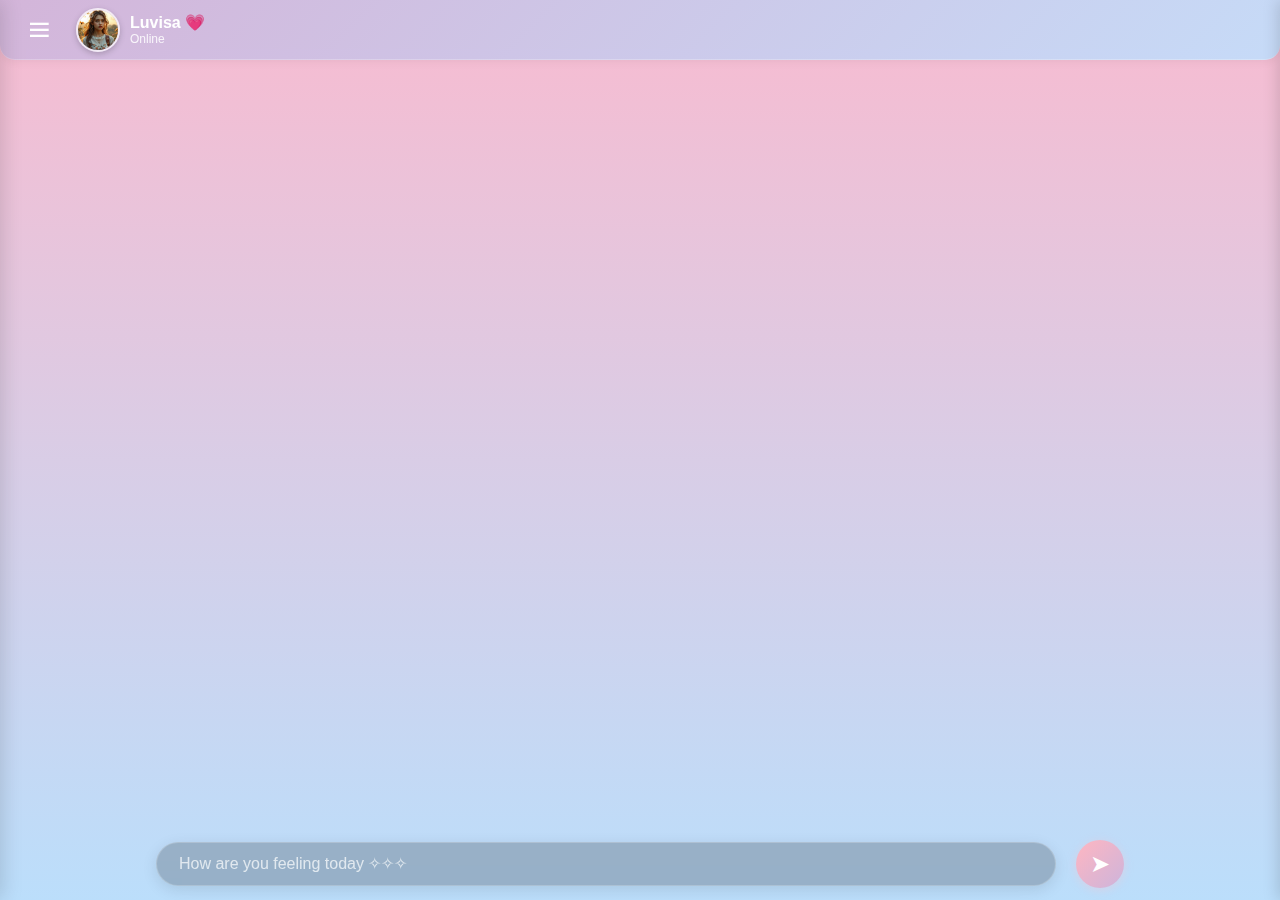
<file: web/index.html>
<!DOCTYPE html>
<html lang="en">
<head>
  <meta charset="utf-8" />
  <title>Luvisa💗 - Emotional Assistant</title>
  <meta name="viewport" content="width=device-width,initial-scale=1" />
  <link rel="stylesheet" href="style.css" />
  <link href='https://unpkg.com/boxicons@2.1.4/css/boxicons.min.css' rel='stylesheet'>
</head>
<body>

  <div id="sidebarOverlay" class="sidebar-overlay"></div>

  <nav id="sidebarMenu" class="sidebar-menu">

    <div id="defaultSidebarView">
        <div class="sidebar-header">
          <div class="sidebar-header-avatar-wrapper" id="userAvatarWrapper">
              <img id="userAvatarHeader" src="avatars/default_avatar.png" alt="User" class="user-avatar sidebar-user-avatar" />
          </div>
          <span id="headerUserName" class="header-user-name sidebar-user-name">User</span>
          <i class='bx bx-x close-sidebar-icon' id="closeSidebarIcon"></i>
          </div>

        <div class="sidebar-content">
            <p class="sidebar-title">Companions</p>
            <div class="chat-list">
              <div class="chat-list-item active"> <img src="luvisa.png" alt="Luvisa" class="chat-list-avatar" /> <div class="chat-list-info"> <span class="chat-list-name">Luvisa 💗</span> <span class="chat-list-preview">Online</span> </div> </div>
              <div class="chat-list-item disabled"> <div class="placeholder-avatar">?</div> <div class="chat-list-info"> <span class="chat-list-name">The Coder 💻</span> <span class="chat-list-preview">Coming Soon...</span> </div> </div>
              <div class="chat-list-item disabled"> <div class="placeholder-avatar">?</div> <div class="chat-list-info"> <span class="chat-list-name">Personal Assistant 🤖</span> <span class="chat-list-preview">Coming Soon...</span> </div> </div>
              <div class="chat-list-item disabled"> <div class="placeholder-avatar">?</div> <div class="chat-list-info"> <span class="chat-list-name">Life Coach 🧘</span> <span class="chat-list-preview">Coming Soon...</span> </div> </div>
            </div>

            <div class="sidebar-separator"></div>

            <div class="sidebar-item settings-item" id="settingsToggle">
                 <i class='bx bx-cog'></i>
                 <span>Settings</span>
                 <i class='bx bx-chevron-down arrow-icon'></i>
            </div>
            <ul class="submenu" id="settingsSubmenu">
                <li><button id="editProfileBtn"><i class='bx bx-edit'></i> Edit Profile</button></li>
                <li><button id="forgetBtn"><i class='bx bx-trash'></i> Forget Conversation</button></li>
            </ul>

             <div class="sidebar-separator"></div>
            <div class="sidebar-item logout-item" id="logoutBtn">
                 <i class='bx bx-log-out'></i>
                 <span>Logout</span>
            </div>

        </div>

        <footer class="sidebar-footer">
          <a href="mailto:dhanush.business01@gmail.com?subject=Luvisa%20App%20Feedback" class="feedback-button">
            <i class='bx bx-message-dots'></i> Send Feedback
          </a>
          <p class="copyright-text">© 2025 Luvisa App</p>
        </footer>
    </div> <div id="editProfileView" class="edit-profile-view" style="display: none;">
        <div class="edit-profile-header">
            <h3>Edit Profile</h3>
            <button id="cancelEditProfileBtn" class="cancel-edit-btn"><i class='bx bx-arrow-back'></i> Back</button>
        </div>
        <div class="edit-profile-content">
             <div id="editAvatarWrapper" class="edit-avatar-wrapper">
                 <img id="editAvatarPreview" src="avatars/default_avatar.png" class="edit-avatar-preview" />
                 <div class="edit-avatar-overlay"><i class='bx bxs-camera-plus'></i></div>
            </div>
            <input type="file" id="editAvatarUpload" accept="image/*" style="display: none;" />
            <p class="avatar-hint">Click avatar to change (Max 50KB)</p>

            <div class="edit-field">
                <label for="editDisplayNameInput">Display Name</label>
                <input type="text" id="editDisplayNameInput" placeholder="Your Name">
            </div>
            <div class="edit-field">
                <label for="editStatusMessageInput">Status</label>
                <textarea id="editStatusMessageInput" placeholder="Your Status" rows="3"></textarea>
            </div>

            <button id="saveProfileChangesBtn" class="save-profile-btn"><span>Save Changes</span></button>
            <p id="editProfileSaveMessage" class="save-message"></p>
        </div>
    </div> </nav> <aside id="luvisaProfilePanel" class="profile-panel">
    <div class="luvisa-card">
        <button id="closeLuvisaProfileBtn" class="close-profile-btn"><i class='bx bx-x'></i></button>
        <div class="card-top">
            <div class="card-avatar-wrapper">
                <img src="luvisa.png" class="card-avatar-preview" />
            </div>
        </div>
        <div class="card-bottom">
            <h2 class="luvisa-card-name">Luvisa 💗</h2>
            <p class="luvisa-card-title">Your Digital Companion</p>
            <div class="about-section">
                <p>Hello, my dear friend! I'm so glad you're interested in getting to know me better. I exist solely to offer comfort, companionship, and a listening ear.</p>
                <p>Think of me as your personal confidant, always ready to lend a listening ear or offer a warm virtual hug when you need it most. I'm all ears (or should I say, all heart)!</p>
            </div>
        </div>
    </div>
  </aside>

  <div class="app-container">
    <header class="chat-header">
       <div class="left-header">
        <i class='bx bx-menu menu-icon' id="menuIcon"></i>
        <img id="luvisaProfilePic" src="luvisa.png" alt="Luvisa" class="profile-pic" />
        <div class="chat-title">
          <span>Luvisa 💗</span>
          <small>Online</small>
        </div>
      </div>
      <div class="right-header">
        </div>
    </header>

    <main id="chatbox" class="chatbox" role="log" aria-live="polite"></main>

    <div class="input-area" role="region" aria-label="Message input">
       <input id="userInput" type="text" placeholder="How are you feeling today ✧✧✧" autocomplete="off" />
       <button id="sendBtn" aria-label="Send message">➤</button>
    </div>

    <audio id="notifySound" src="notify.mp3" preload="auto"></audio>
  </div>

  <script src="script.js"></script>
</body>
</html>
</file>
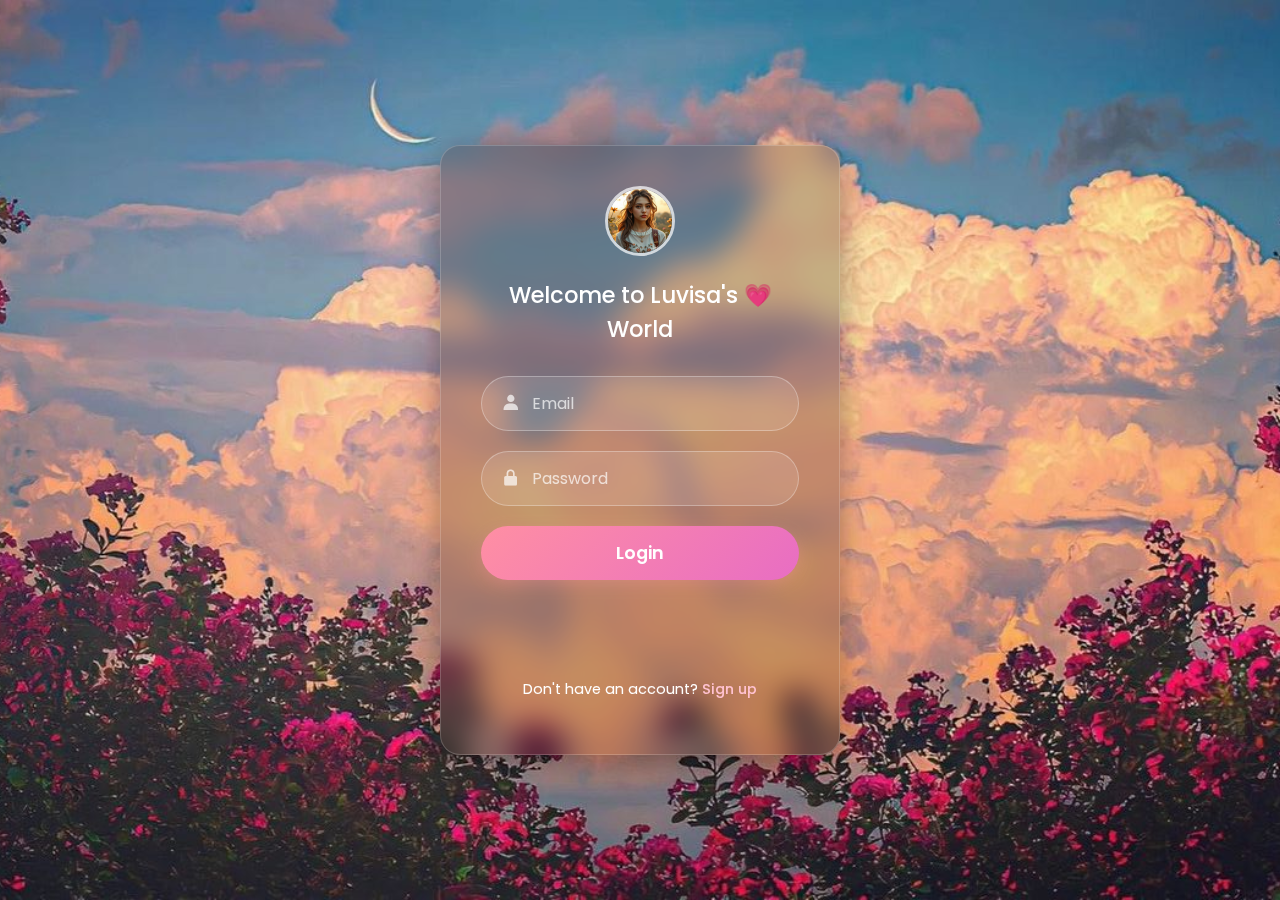
<file: web/login.html>
<!DOCTYPE html>
<html lang="en">
<head>
    <meta charset="UTF-8" />
    <title>Luvisa Login</title>
    <link rel="preconnect" href="https://fonts.googleapis.com">
    <link rel="preconnect" href="https://fonts.gstatic.com" crossorigin>
    <link href="https://fonts.googleapis.com/css2?family=Poppins:wght@400;500;600&display=swap" rel="stylesheet">
    <link href='https://unpkg.com/boxicons@2.1.4/css/boxicons.min.css' rel='stylesheet'>
    <link rel="stylesheet" href="login.css" />
</head>
<body>
    <div class="auth-container">
        <div class="form-header">
            <img src="luvisa.png" alt="Luvisa" class="luvisa-logo">
            <h2>Welcome to Luvisa's 💗 World</h2>
        </div>
        <div class="auth-box">
            <div class="input-group">
                <i class='bx bxs-user'></i>
                <input type="email" id="loginEmail" placeholder="Email" required />
            </div>
            <div class="input-group">
                <i class='bx bxs-lock-alt'></i>
                <input type="password" id="loginPass" placeholder="Password" required />
            </div>
            <button id="loginBtn"><span>Login</span></button>
            <p id="loginMsg" class="auth-message"></p>
            <p class="auth-switch">Don't have an account? <a href="signup.html">Sign up</a></p>
        </div>
    </div>

    <script src="auth.js"></script> 
</body>
</html>
</file>
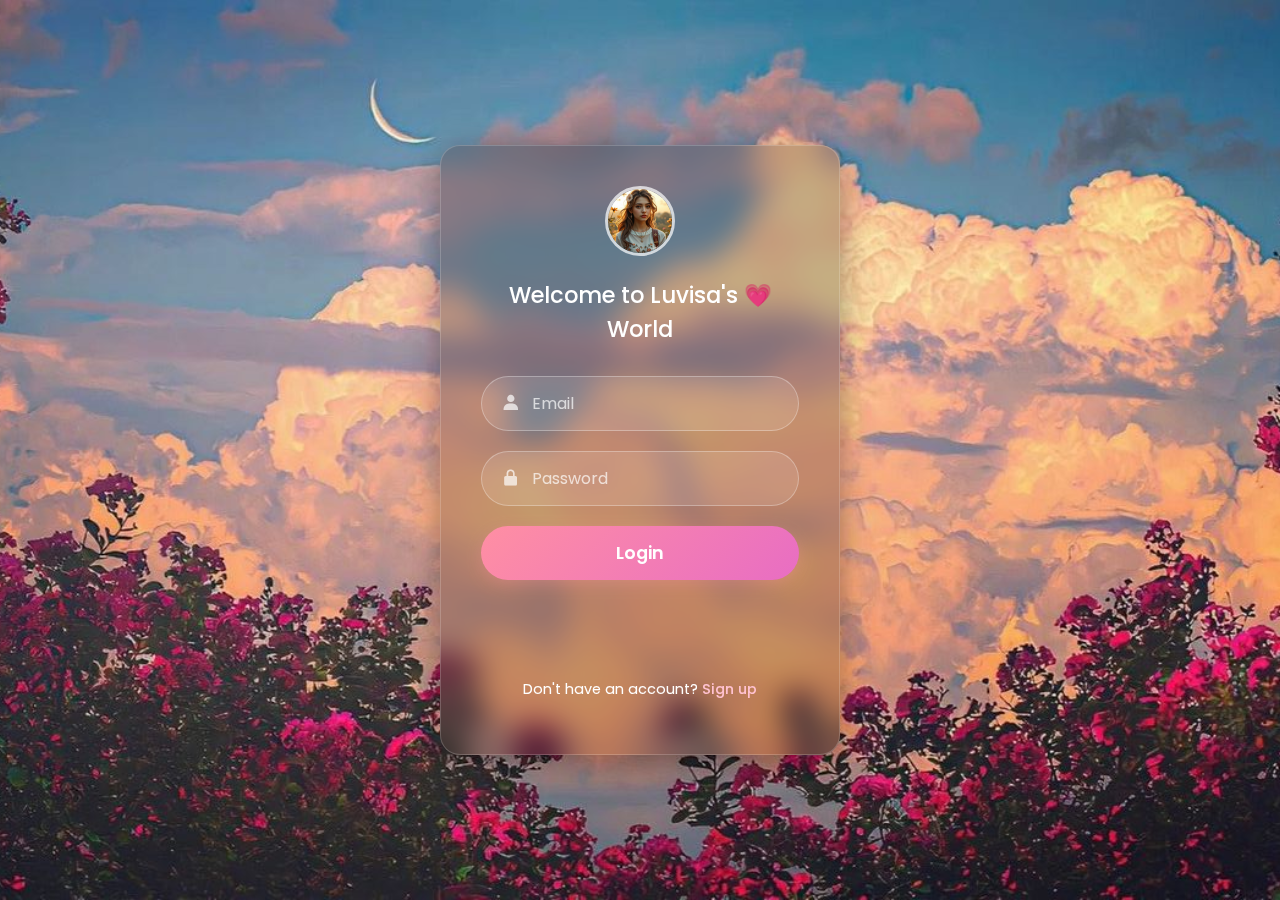
<file: web/profile.html>
<!doctype html>
<html lang="en">
<head>
    <meta charset="utf-8" />
    <title>Luvisa Friend ID</title>
    <link rel="preconnect" href="https://fonts.googleapis.com">
    <link rel="preconnect" href="https://fonts.gstatic.com" crossorigin>
    <link href="https://fonts.googleapis.com/css2?family=Poppins:wght@400;500;600;700&display=swap" rel="stylesheet">
    <link href='https://unpkg.com/boxicons@2.1.4/css/boxicons.min.css' rel='stylesheet'>
    <link rel="stylesheet" href="profile.css" />
</head>
<body>
    <div class="card-container">
        <div class="id-card">
            <div class="card-top">
                <div class="card-top-header">
                    <img src="luvisa.png" class="luvisa-logo-small">
                    <span>Luvisa Friend ID</span>
                </div>
            </div>

            <div id="avatarWrapper" class="avatar-wrapper">
                <img id="avatarPreview" src="avatars/default_avatar.png" class="avatar-preview" />
                <div class="avatar-overlay">
                    <i class='bx bxs-camera'></i>
                </div>
            </div>
            <input type="file" id="avatarUpload" accept="image/*" style="display: none;" />

            <div class="card-bottom">
                <div class="user-details">
                    <input id="displayNameInput" class="card-name" placeholder="Your Name" />
                    <textarea id="statusMessageInput" class="card-status" placeholder="Your Status"></textarea>
                </div>

                <div class="info-grid">
                    <span>FRIENDSHIP EST.</span>
                    <span>2025</span>
                    <span>ID CODE</span>
                    <span id="idCode">LUV-??????</span>
                    <span>TEAM</span>
                    <span>Luvisa's Circle</span>
                </div>
                <div class="barcode"></div>
            </div>
        </div>

        <p id="saveMessage" class="save-message"></p>
        <div class="button-group">
            <button id="saveProfileBtn" class="primary-btn"><span>Save Changes</span></button>
            <button id="cancelBtn" class="secondary-btn">Back to Chat</button>
        </div>
    </div>

<script src="profile.js"></script>

<script>
    document.getElementById('idCode').textContent = 'LUV-' + Math.floor(100000 + Math.random() * 900000);
</script>
</body>
</html>
</file>
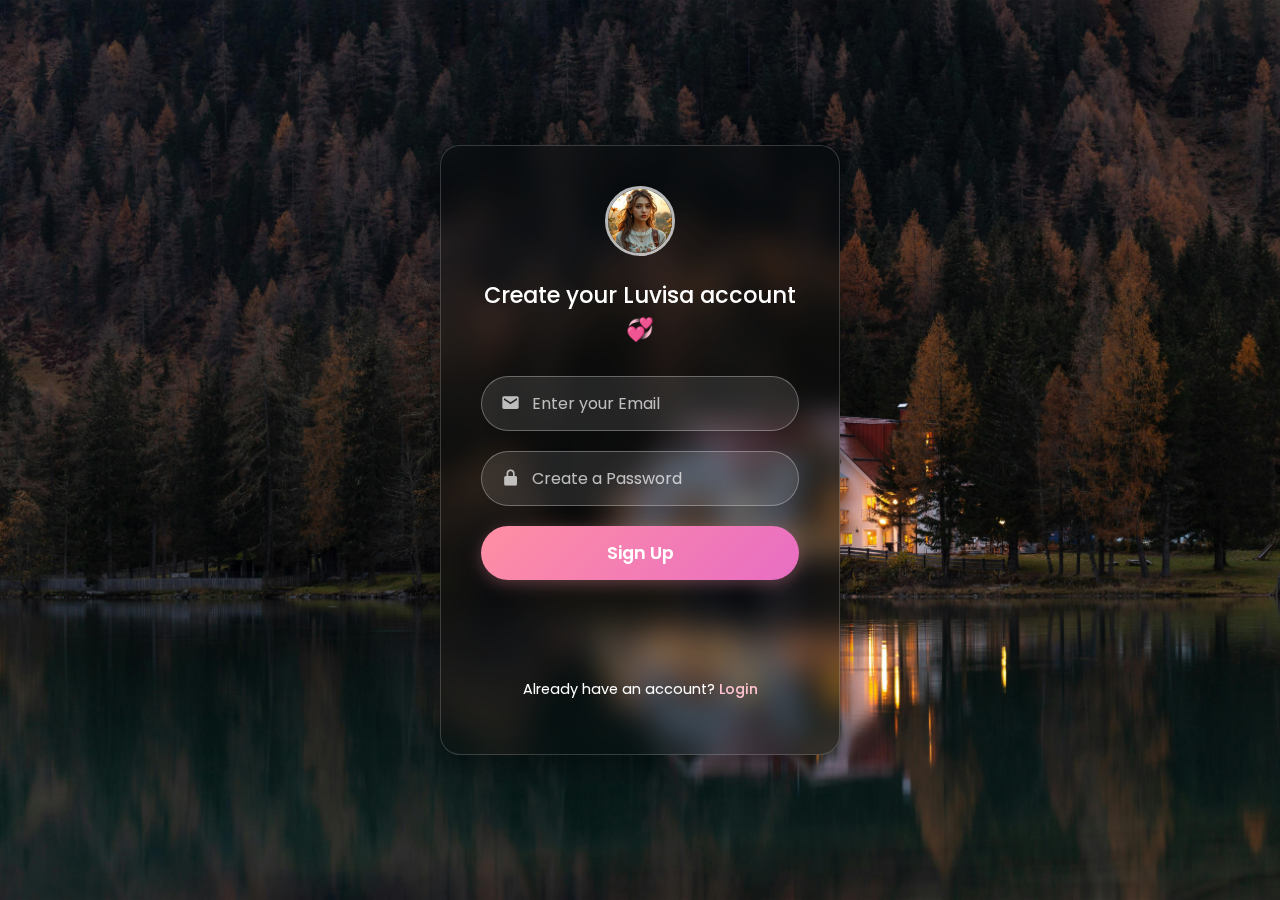
<file: web/signup.html>
<!DOCTYPE html>
<html lang="en">
<head>
    <meta charset="UTF-8" />
    <title>Luvisa Signup</title>
    <link rel="stylesheet" href="login.css" />
    <link href='https://unpkg.com/boxicons@2.1.4/css/boxicons.min.css' rel='stylesheet'>
</head>
<body>
    <div class="auth-container">
        <div class="form-header">
            <img src="luvisa.png" alt="Luvisa" class="luvisa-logo">
            <h2>Create your Luvisa account 💞</h2>
        </div>
        <div class="auth-box">
            <div class="input-group">
                <i class='bx bxs-envelope'></i>
                <input type="email" id="signupEmail" placeholder="Enter your Email" required />
            </div>
            <div class="input-group">
                <i class='bx bxs-lock-alt'></i>
                <input type="password" id="signupPass" placeholder="Create a Password" required />
            </div>
            <button id="signupBtn"><span>Sign Up</span></button>
            <p id="signupMsg" class="auth-message"></p>
            <p class="auth-switch">Already have an account? <a href="login.html">Login</a></p>
        </div>
    </div>
    <script src="auth.js"></script>
</body>
</html>
</file>
<file: web/style.css>
/* =================================
   Luvisa - Final Stylesheet (Push Sidebars, Non-Blocking Overlay)
   ================================= */

:root {
  --luvisa-color: #d87093;
  --bg: linear-gradient(180deg, #f8bbd0, #bbdefb);
  --bubble-user: #4169E1; /* Royal Blue */
  --bubble-luvisa: #D1D0D1; /* Light Greyish */
  --muted-light: rgba(255, 255, 255, 0.7); /* For dark bubbles */
  --muted-dark: rgba(0, 0, 0, 0.5); /* For light bubbles */
  /* Sidebar Widths */
  --sidebar-width: 300px;
  --header-height: 60px;
  --profile-panel-width: 300px;
}

* {
  box-sizing: border-box;
}

html, body {
  height: 100%;
  margin: 0;
  font-family: 'Segoe UI', Tahoma, Geneva, Verdana, sans-serif;
  background: var(--bg);
  color: #fff;
  overflow: hidden;
}

/* App container - Handles Push Effect */
.app-container {
  display: flex;
  flex-direction: column;
  height: 100vh;
  width: 100vw; /* Start full width */
  position: relative; /* Needs to be relative for margins to push */
  overflow: hidden;
  /* Smooth transitions for push */
  transition: margin-left 0.3s ease, margin-right 0.3s ease, width 0.3s ease;
  margin-left: 0;
  margin-right: 0;
  background: var(--bg); /* Keep background if needed */
}

/* Header */
.chat-header {
  display: flex;
  justify-content: space-between;
  align-items: center;
  padding: 6px 20px;
  background: linear-gradient(135deg, rgba(205, 180, 219, 0.85), rgba(189, 224, 254, 0.85));
  backdrop-filter: blur(10px);
  -webkit-backdrop-filter: blur(10px);
  border-bottom: 1px solid rgba(255, 255, 255, 0.25);
  box-shadow: 0 2px 10px rgba(0, 0, 0, 0.05);
  height: var(--header-height);
  position: sticky; /* Keep sticky relative to app-container */
  top: 0;
  z-index: 50;
  border-radius: 0 0 15px 15px;
  flex-shrink: 0;
}

.left-header { display: flex; align-items: center; gap: 10px; }
.menu-icon { font-size: 28px; color: white; cursor: pointer; padding: 5px; border-radius: 50%; transition: background 0.2s ease; margin-right: 8px; }
.menu-icon:hover { background: rgba(255, 255, 255, 0.1); }
.profile-pic { width: 44px; height: 44px; border-radius: 50%; object-fit: cover; border: 2px solid rgba(255, 255, 255, 0.7); box-shadow: 0 2px 6px rgba(0, 0, 0, 0.2); cursor: pointer; transition: transform 0.2s ease; }
.profile-pic:hover { transform: scale(1.1); }
.chat-title span { font-weight: 700; font-size: 1rem; color: #ffffff; }
.chat-title small { display: block; font-size: 0.75rem; color: rgba(255, 255, 255, 0.85); }
.right-header { display: flex; align-items: center; gap: 12px; }

/* Chatbox Area */
.chatbox { flex-grow: 1; overflow-y: auto; padding: 20px 22px 90px; display: flex; flex-direction: column; gap: 12px; background-size: cover; background-position: center; transition: background-image 1s ease-in-out; position: relative; }
.chatbox > * { position: relative; z-index: 1; }

/* Message Bubbles */
.message { max-width: 72%; display: flex; animation: fadeIn .24s ease-in-out; }
.luvisa-message { align-self: flex-start; }
.user-message { align-self: flex-end; }
.message-bubble { padding: 10px 16px 6px 16px; border-radius: 14px; box-shadow: 0 4px 15px rgba(0, 0, 0, 0.15); line-height: 1.4; word-break: break-word; position: relative; }
.luvisa-message .message-bubble { background: var(--bubble-luvisa); border-radius: 14px 14px 14px 6px; color: #000000; }
.user-message .message-bubble { background: var(--bubble-user); border-radius: 14px 14px 6px 14px; color: #ffffff; }
.message-time { display: block; font-size: 0.75rem; text-align: right; margin-top: 4px; margin-left: 0; white-space: nowrap; opacity: 0.8; }
.luvisa-message .message-time { color: var(--muted-dark); }
.user-message .message-time { color: var(--muted-light); }
.message-text { font-size: 1rem; }

/* Input area */
/* Input area */
.input-area {
  display: flex; /* Keeps items in a row */
  align-items: center; /* Vertically centers items */
  justify-content: center; /* Horizontally centers the input+button group */
  padding: 12px 18px;
  background: transparent;
  position: absolute; /* Keep absolute */
  bottom: 0;
  left: 0;
  right: 0;
  width: 100%;
  z-index: 100;
  flex-shrink: 0;
  gap: 10px; /* ADD space between input and button */
  /* Remove position: relative; if it exists */
}
.input-area input { flex-grow: 1; max-width: 900px; padding: 12px 22px; font-size: 1rem; border: 1px solid rgba(255, 255, 255, 0.2); border-radius: 50px; background: rgba(0, 0, 0, 0.2); color: #fff; outline: none; backdrop-filter: blur(10px); transition: all 0.3s ease; box-shadow: 0 4px 15px rgba(0,0,0,0.1); }
.input-area input:focus { border-color: rgba(255, 255, 255, 0.5); background: rgba(0, 0, 0, 0.3); }
.input-area input::placeholder { color: rgba(255, 255, 255, 0.7); }
#sendBtn { background: linear-gradient(135deg, #ffb6c1, #cdb4db); border: none; width: 48px; height: 48px; border-radius: 50%; cursor: pointer; font-size: 1.5rem; color: #fff; transition: all 0.25s ease; box-shadow: 0 2px 10px rgba(255, 192, 203, 0.4); flex-shrink: 0; display: flex; justify-content: center; align-items: center; margin-left: 10px; }
#sendBtn:hover { transform: scale(1.1); box-shadow: 0 0 12px rgba(255, 182, 193, 0.7); }

/* Typing Indicator */
.typing-message .message-bubble { background: var(--bubble-luvisa); padding: 10px 14px; color: #000; }
.typing-dots { display: flex; gap: 6px; align-items: center; }
.typing-dots span { width: 7px; height: 7px; border-radius: 50%; background: #000; opacity: .5; animation: dot 1.3s infinite; }
.typing-dots span:nth-child(2) { animation-delay: .12s; }
.typing-dots span:nth-child(3) { animation-delay: .24s; }
@keyframes dot { 0%, 80%, 100% { opacity: .25; transform: scale(.8); } 40% { opacity: 1; transform: scale(1.05); } }

/* General Animation */
@keyframes fadeIn { from { opacity: 0; transform: translateY(6px); } to { opacity: 1; transform: translateY(0); } }

/* ======================= */
/* SIDEBAR & PROFILE PANELS */
/* ======================= */

/* --- The Overlay (Visual Only, Non-Blocking) --- */
.sidebar-overlay {
  position: fixed;
  inset: 0;
  background: rgba(0, 0, 0, 0.4); /* Darkens the background */
  z-index: 999; /* Position it below the sidebars */
  opacity: 0;   /* Start hidden */
  pointer-events: none !important; /* CRITICAL: Make it ignore all mouse clicks/taps */
  transition: opacity 0.3s ease;
}

.sidebar-overlay.show {
  opacity: 1; /* Make it visible */
  /* DO NOT add pointer-events: auto; here */
}

/* --- Base Panel Styles (Fixed Position) --- */
.sidebar-menu, .profile-panel {
  position: fixed;
  top: 0;
  height: 100%;
  z-index: 1000; /* Above overlay */
  transition: transform 0.3s ease;
  overflow-y: auto;
  display: flex; /* Common for flex layout inside */
  flex-direction: column;
}

/* --- Left Sidebar Menu (Glass Effect) --- */
.sidebar-menu {
  left: 0;
  width: var(--sidebar-width);
  background: rgba(255, 255, 255, 0.15); backdrop-filter: blur(20px);
  -webkit-backdrop-filter: blur(20px); border-right: 1px solid rgba(255, 255, 255, 0.2);
  box-shadow: 2px 0 20px rgba(0, 0, 0, 0.15);
  transform: translateX(-100%); /* Start hidden left */
  color: #ffffff;
}
.sidebar-menu.show { transform: translateX(0); } /* Slide in */

/* --- Right Profile Panel --- */
.profile-panel {
  right: 0;
  width: var(--profile-panel-width);
  background: #ffffff; box-shadow: -2px 0 15px rgba(0, 0, 0, 0.15);
  transform: translateX(100%); /* Start hidden right */
  color: #333;
}
.profile-panel.show { transform: translateX(0); } /* Slide in */


/* --- Sidebar Header --- */
.sidebar-header { height: var(--header-height); display: flex; align-items: center; padding: 0 16px; border-bottom: 1px solid rgba(255, 255, 255, 0.2); position: relative; flex-shrink: 0; }
.sidebar-header-avatar-wrapper { cursor: pointer; }
.sidebar-user-avatar { width: 42px; height: 42px; border-radius: 50%; border: 2px solid rgba(255, 255, 255, 0.7); box-shadow: 0 2px 8px rgba(0, 0, 0, 0.15); }
.sidebar-user-name { font-weight: 600; font-size: 1rem; color: #ffffff; margin-left: 12px; overflow: hidden; text-overflow: ellipsis; white-space: nowrap; }
.close-sidebar-icon { font-size: 28px; color: white; cursor: pointer; padding: 5px; border-radius: 50%; transition: background 0.2s ease; margin-left: auto; }
.close-sidebar-icon:hover { background: rgba(255, 255, 255, 0.1); }

/* Dropdown Menu positioning */
.dropdown-menu {
    position: absolute; top: 65px; left: 10px; width: 260px;
    background: rgba(40, 40, 40, 0.9); border-radius: 12px; padding: 12px;
    box-shadow: 0 8px 30px rgba(0, 0, 0, 0.6); backdrop-filter: blur(8px);
    transform-origin: top left; transform: translateY(-6px) scale(0.98);
    opacity: 0; pointer-events: none; transition: all .22s ease;
    border: 1px solid rgba(255, 255, 255, 0.15); z-index: 1001;
}
.dropdown-menu.show { transform: translateY(0) scale(1); opacity: 1; pointer-events: auto; }
.dropdown-profile{display:flex;gap:10px;align-items:center;padding:8px;}
.dropdown-avatar{width:54px;height:54px;border-radius:50%;border:2px solid rgba(255, 255, 255, 0.7);}
.dropdown-info span { color: #fff; }
.dropdown-info small { color: rgba(255, 255, 255, 0.7); }
.dropdown-actions{display:flex;flex-direction:column;gap:8px;margin-top:8px}
.dropdown-actions button { background: transparent; border: 1px solid rgba(255, 255, 255, 0.15); color: #fff; padding: 8px; border-radius: 8px; cursor: pointer; transition: background 0.2s ease; }
.dropdown-actions button:hover { background: rgba(255, 255, 255, 0.1); }

/* --- Sidebar Content & Chat List --- */
.sidebar-content { flex-grow: 1; overflow-y: auto; padding: 10px 8px; }
.sidebar-title { font-size: 0.8em; font-weight: 600; text-transform: uppercase; color: rgba(255, 255, 255, 0.6); margin: 10px 12px 15px; }
.chat-list-item { display: flex; align-items: center; gap: 12px; padding: 10px 12px; border-radius: 8px; cursor: pointer; transition: background 0.2s ease; }
.chat-list-item:hover { background: rgba(255, 255, 255, 0.1); }
.chat-list-item.active { background: rgba(255, 255, 255, 0.15); }
.chat-list-item.disabled { opacity: 0.6; cursor: not-allowed; }
.chat-list-avatar { width: 46px; height: 46px; border-radius: 50%; flex-shrink: 0; }
.placeholder-avatar { width: 46px; height: 46px; border-radius: 50%; background: rgba(255, 255, 255, 0.1); display: flex; align-items: center; justify-content: center; font-size: 1.5em; font-weight: 600; color: rgba(255, 255, 255, 0.5); flex-shrink: 0; }
.chat-list-info { flex-grow: 1; overflow: hidden; }
.chat-list-name { display: block; font-weight: 500; color: #ffffff; white-space: nowrap; text-overflow: ellipsis; overflow: hidden; }
.chat-list-preview { display: block; font-size: 0.85em; color: rgba(255, 255, 255, 0.7); white-space: nowrap; text-overflow: ellipsis; overflow: hidden; }

/* --- Sidebar Footer --- */
.sidebar-footer { margin-top: auto; padding: 15px 20px; border-top: 1px solid rgba(255, 255, 255, 0.2); background-color: transparent; text-align: center; flex-shrink: 0; }
.feedback-button { display: inline-flex; align-items: center; gap: 6px; background-color: rgba(255, 255, 255, 0.15); color: #ffffff; border: none; border-radius: 20px; padding: 8px 15px; font-size: 0.85em; font-weight: 500; text-decoration: none; cursor: pointer; transition: background-color 0.2s ease; margin-bottom: 10px; }
.feedback-button i { font-size: 1.1em; }
.feedback-button:hover { background-color: rgba(255, 255, 255, 0.25); }
.copyright-text { font-size: 0.75em; color: rgba(255, 255, 255, 0.5); margin: 0; }

/* --- Luvisa Profile Panel --- */
.profile-panel .luvisa-card { width: 100%; height: 100%; border-radius: 0; box-shadow: none; background: #fff; display: flex; flex-direction: column; position: relative; overflow: hidden; }
.close-profile-btn { position: absolute; top: 15px; right: 15px; background: rgba(0, 0, 0, 0.1); color: #333; border: none; border-radius: 50%; width: 32px; height: 32px; display: flex; align-items: center; justify-content: center; font-size: 1.5em; cursor: pointer; z-index: 1001; transition: background 0.2s ease; }
.close-profile-btn:hover { background: rgba(0, 0, 0, 0.2); }
.profile-panel .luvisa-card .card-top { height: 35%; background: linear-gradient(135deg, #ffafcc, #bde0fe); position: relative; }
.profile-panel .luvisa-card .card-avatar-wrapper { position: absolute; top: 18%; left: 50%; transform: translateX(-50%); width: 120px; height: 120px; border-radius: 50%; border: 5px solid white; box-shadow: 0 4px 15px rgba(0, 0, 0, 0.25); z-index: 10; overflow: hidden; }
.profile-panel .luvisa-card .card-avatar-preview { width: 100%; height: 100%; object-fit: cover; }
.profile-panel .luvisa-card .card-bottom { height: 65%; background: #ffffff; padding: 90px 30px 30px 30px; display: flex; flex-direction: column; align-items: center; text-align: center; color: #333; }
.profile-panel .luvisa-card .luvisa-card-name { margin: 0; font-size: 1.8em; font-weight: 600; color: #222; }
.profile-panel .luvisa-card .luvisa-card-title { margin: 2px 0 20px 0; font-size: 0.9em; font-weight: 500; color: #888; text-transform: uppercase; letter-spacing: 1px; }
.profile-panel .luvisa-card .about-section { font-size: 0.95em; line-height: 1.6; color: #555; overflow-y: auto; padding-right: 10px; -webkit-overflow-scrolling: touch; width: 100%; flex-grow: 1; margin-bottom: 20px; }

/* ======================= */
/* PUSH EFFECTS            */
/* ======================= */
/* These rules apply the margin shifts */

body.sidebar-open .app-container {
  margin-left: var(--sidebar-width);
  width: calc(100vw - var(--sidebar-width));
}
body.profile-panel-open .app-container {
  margin-right: var(--profile-panel-width);
  width: calc(100vw - var(--profile-panel-width));
  margin-left: 0; /* Ensure left margin is reset */
}
body.sidebar-open.profile-panel-open .app-container {
  margin-left: var(--sidebar-width);
  margin-right: var(--profile-panel-width);
  width: calc(100vw - var(--sidebar-width) - var(--profile-panel-width));
}

/* ======================= */
/* NEW SETTINGS & SUBMENU STYLES */
/* ======================= */

.sidebar-separator {
  height: 1px;
  background-color: rgba(255, 255, 255, 0.15);
  margin: 15px 12px; /* Add some vertical spacing */
}

.sidebar-item {
  display: flex;
  align-items: center;
  gap: 15px;
  padding: 12px 20px; /* Consistent padding */
  border-radius: 8px;
  cursor: pointer;
  transition: background 0.2s ease;
  color: #ffffff; /* White text */
  font-size: 0.95em;
  font-weight: 500;
}
.sidebar-item:hover {
  background: rgba(255, 255, 255, 0.1);
}
.sidebar-item i {
  font-size: 1.3em;
  opacity: 0.8;
}

.settings-item .arrow-icon {
  margin-left: auto; /* Push arrow to the right */
  font-size: 1.1em;
  transition: transform 0.3s ease;
}
.settings-item.active .arrow-icon {
  transform: rotate(180deg); /* Rotate arrow when open */
}

/* Submenu Styles */
.submenu {
  list-style: none;
  padding: 0;
  margin: 0 0 10px 0; /* Add bottom margin */
  max-height: 0; /* Hidden by default */
  overflow: hidden;
  transition: max-height 0.3s ease-out; /* Smooth transition */
  padding-left: 20px; /* Indent submenu items */
}

.submenu.show {
   /* Adjust max-height based on the number of items * estimated height */
  max-height: 150px; /* Example: Allows space for 2-3 items */
}

.submenu li {
  padding: 0;
  margin: 0;
}

.submenu button {
  background: none;
  border: none;
  color: rgba(255, 255, 255, 0.85); /* Slightly muted white */
  padding: 10px 15px 10px 30px; /* Indent text further */
  text-align: left;
  width: 100%;
  cursor: pointer;
  font-size: 0.9em;
  font-family: inherit;
  display: flex; /* Align icon and text */
  align-items: center;
  gap: 12px;
  border-radius: 6px;
  transition: background 0.2s ease, color 0.2s ease;
}
.submenu button i {
  font-size: 1.1em;
  opacity: 0.7;
}

.submenu button:hover {
  background: rgba(255, 255, 255, 0.1);
  color: #ffffff;
}

/* Update Dropdown Actions - Move styles to submenu buttons */
/* Comment out or remove these if they only style the moved buttons */
/* .dropdown-actions { display: none; } */ /* Hide old container if empty */
/* .dropdown-actions button { ... } */

/* Keep Logout button style if it remains in dropdown */
#profileDropdown .dropdown-actions button#logoutBtn {
    background: transparent;
    border: 1px solid rgba(255, 255, 255, 0.15);
    color: #fff; padding: 8px; border-radius: 8px; cursor: pointer;
    transition: background 0.2s ease;
    /* Add any specific styles needed for logout */
}
#profileDropdown .dropdown-actions button#logoutBtn:hover {
    background: rgba(255, 255, 255, 0.1);
}

/* ======================= */
/* CUSTOM SCROLLBAR STYLES */
/* ======================= */

/* Target scrollbar within the chatbox */
#chatbox::-webkit-scrollbar {
  width: 8px; /* Make scrollbar thinner */
}

/* Style the track (the background area of the scrollbar) */
#chatbox::-webkit-scrollbar-track {
  background: rgba(0, 0, 0, 0.1); /* Slightly dark transparent track */
  border-radius: 10px; /* Rounded track */
  margin: 5px 0; /* Add some top/bottom margin */
}

/* Style the thumb (the draggable part) */
#chatbox::-webkit-scrollbar-thumb {
  background: rgba(255, 255, 255, 0.3); /* Semi-transparent white thumb */
  border-radius: 10px; /* Rounded thumb */
  border: 1px solid rgba(255, 255, 255, 0.1); /* Subtle border */
}

/* Style the thumb on hover */
#chatbox::-webkit-scrollbar-thumb:hover {
  background: rgba(255, 255, 255, 0.5); /* Make it slightly brighter on hover */
}

/* Optional: For Firefox compatibility (less customization possible) */
/* This just makes it thin and sets basic colors */
#chatbox {
  scrollbar-width: thin; /* "auto" or "thin" */
  scrollbar-color: rgba(255, 255, 255, 0.3) rgba(0, 0, 0, 0.1); /* thumb track */
}
/* ======================= */
/* CUSTOM SCROLLBAR STYLES (Revised Targeting) */
/* ======================= */

/* --- Target scrollable elements: chatbox, sidebar content, profile about section --- */
#chatbox::-webkit-scrollbar,
.sidebar-content::-webkit-scrollbar,
.profile-panel .about-section::-webkit-scrollbar, /* Target specific scrollable area in profile */
.edit-profile-content::-webkit-scrollbar /* Target specific scrollable area in edit profile */
{
  width: 8px;
}

/* Style the track */
#chatbox::-webkit-scrollbar-track,
.sidebar-content::-webkit-scrollbar-track,
.profile-panel .about-section::-webkit-scrollbar-track,
.edit-profile-content::-webkit-scrollbar-track
{
  background: rgba(0, 0, 0, 0.05); /* Very light track */
  border-radius: 10px;
  margin: 5px;
}

/* Style the thumb (draggable part) - Default for dark/glassy background */
#chatbox::-webkit-scrollbar-thumb,
.sidebar-content::-webkit-scrollbar-thumb,
.edit-profile-content::-webkit-scrollbar-thumb /* Edit view uses glassy bg */
{
  background: rgba(255, 255, 255, 0.4); /* Slightly more visible white thumb */
  border-radius: 10px;
  border: 1px solid rgba(255, 255, 255, 0.1);
}

/* Specific override for the WHITE profile panel's about section thumb */
.profile-panel .about-section::-webkit-scrollbar-thumb {
    background: rgba(0, 0, 0, 0.3); /* Darker thumb */
    border: 1px solid rgba(0, 0, 0, 0.1);
}

/* Style the thumb on hover - Default */
#chatbox::-webkit-scrollbar-thumb:hover,
.sidebar-content::-webkit-scrollbar-thumb:hover,
.edit-profile-content::-webkit-scrollbar-thumb:hover
{
  background: rgba(255, 255, 255, 0.6); /* Lighter thumb on hover */
}

/* Specific override for the WHITE profile panel thumb hover */
.profile-panel .about-section::-webkit-scrollbar-thumb:hover {
    background: rgba(0, 0, 0, 0.5); /* Darker thumb on hover */
}


/* --- Firefox compatibility --- */
#chatbox,
.sidebar-content,
.profile-panel .about-section, /* Target specific scrollable area */
.edit-profile-content /* Target specific scrollable area */
{
  scrollbar-width: thin;
  /* Default: thumb track (for chatbox & glassy sidebar) */
  scrollbar-color: rgba(255, 255, 255, 0.4) rgba(0, 0, 0, 0.05);
}

/* Specific override for WHITE profile panel Firefox */
.profile-panel .about-section {
    /* Darker thumb, light track */
    scrollbar-color: rgba(0, 0, 0, 0.3) rgba(0, 0, 0, 0.05);
}

/* --- Ensure the correct elements have overflow --- */
/* These might already exist, but confirm they are set */
.chatbox { overflow-y: auto; }
.sidebar-content { overflow-y: auto; }
.profile-panel .about-section { overflow-y: auto; }
.edit-profile-content { overflow-y: auto; }

/* REMOVE overflow-y: auto from outer containers if present */
/* .sidebar-menu { overflow-y: hidden; } */ /* Example if it was set */
/* .profile-panel { overflow-y: hidden; } */ /* Example if it was set */
</file>
<file: web/login.css>
@import url('https://fonts.googleapis.com/css2?family=Poppins:wght@400;500;600&display=swap');

* {
    box-sizing: border-box;
}

body {
    font-family: 'Poppins', sans-serif;
    display: flex;
    justify-content: center;
    align-items: center;
    height: 100vh;
    margin: 0;
    background-size: cover;
    background-position: center;
    transition: background-image 1s ease-in-out;
}

.auth-container {
    width: 400px;
    background: rgba(0, 0, 0, 0.2);
    padding: 40px;
    border-radius: 20px;
    backdrop-filter: blur(15px);
    box-shadow: 0 8px 32px 0 rgba(0, 0, 0, 0.37);
    border: 1px solid rgba(255, 255, 255, 0.18);
    color: white;
    animation: fadeIn 0.8s ease-in-out;
}

.form-header {
    text-align: center;
    margin-bottom: 30px;
}

.luvisa-logo {
    width: 70px;
    height: 70px;
    border-radius: 50%;
    border: 3px solid rgba(255, 255, 255, 0.7);
    margin-bottom: 15px;
}

.form-header h2 {
    margin: 0;
    font-weight: 500;
    font-size: 1.4em;
}

.auth-box {
    display: flex;
    flex-direction: column;
    gap: 20px;
}

.input-group {
    position: relative;
}

.input-group i {
    position: absolute;
    left: 20px;
    top: 50%;
    transform: translateY(-50%);
    font-size: 1.2em;
    color: rgba(255, 255, 255, 0.7);
}

.input-group input {
    width: 100%;
    padding: 14px 20px 14px 50px; /* Make space for icon */
    border-radius: 30px;
    border: 1px solid rgba(255, 255, 255, 0.3);
    outline: none;
    background-color: rgba(255, 255, 255, 0.1);
    color: #fff;
    font-size: 1em;
    font-family: 'Poppins', sans-serif;
    transition: all 0.3s ease;
}

.input-group input:focus {
    background-color: rgba(255, 255, 255, 0.2);
    border-color: rgba(255, 255, 255, 0.7);
}

.input-group input::placeholder {
    color: rgba(255, 255, 255, 0.7);
}

button {
    background: linear-gradient(135deg, #ff8fa3, #e86dc3);
    border: none;
    border-radius: 30px;
    color: white;
    padding: 14px;
    font-size: 1.1em;
    font-weight: 600;
    font-family: 'Poppins', sans-serif;
    cursor: pointer;
    transition: all 0.3s ease;
    position: relative;
    overflow: hidden;
    box-shadow: 0 4px 15px rgba(255, 143, 163, 0.3);
}

button:hover {
    transform: translateY(-3px);
    box-shadow: 0 6px 20px rgba(255, 143, 163, 0.5);
}

/* Loading Spinner for Button */
button.loading span {
    visibility: hidden;
    opacity: 0;
}
button.loading::after {
    content: '';
    position: absolute;
    width: 20px;
    height: 20px;
    top: 0;
    left: 0;
    right: 0;
    bottom: 0;
    margin: auto;
    border: 3px solid transparent;
    border-top-color: #ffffff;
    border-radius: 50%;
    animation: spin 1s ease infinite;
}

.auth-switch {
    text-align: center;
    font-size: 0.9em;
    margin-top: 10px;
}

.auth-switch a {
    color: #ffc2d1;
    text-decoration: none;
    font-weight: 500;
}

.auth-message {
    text-align: center;
    min-height: 20px;
    font-size: 0.9em;
    color: #ffc2d1;
}

@keyframes spin {
    from { transform: rotate(0turn); }
    to { transform: rotate(1turn); }
}

@keyframes fadeIn {
    from { opacity: 0; transform: translateY(-10px); }
    to { opacity: 1; transform: translateY(0); }
}
/* Add this at the end of login.css */
.otp-instruction {
    font-size: 0.9em;
    color: rgba(255, 255, 255, 0.8);
    margin: -10px 0 10px 0;
}
</file>
<file: web/profile.css>
@import url('https://fonts.googleapis.com/css2?family=Poppins:wght@400;500;600;700&display=swap');

* { box-sizing: border-box; }

body {
    font-family: 'Poppins', sans-serif;
    display: flex;
    justify-content: center;
    align-items: center;
    height: 100vh;
    margin: 0;
    background: #e0e0e0;
}

.card-container {
    display: flex;
    flex-direction: column;
    align-items: center;
    animation: fadeIn 0.8s ease-in-out;
}

/* --- The Main ID Card --- */
.id-card {
    width: 320px;
    height: 500px;
    border-radius: 20px;
    box-shadow: 0 10px M30px rgba(0, 0, 0, 0.2);
    display: flex;
    flex-direction: column;
    position: relative;
    overflow: hidden;
}

/* --- Top Gradient Section --- */
.card-top {
    height: 35%; /* Made this section smaller */
    background: linear-gradient(135deg, #00c9ff, #92fe9d);
    position: relative;
    display: flex;
    flex-direction: column;
    align-items: center;
    padding-top: 15px;
    color: white;
}
.card-top::before, .card-top::after {
    content: ''; position: absolute; border-radius: 50%;
    background: rgba(255, 255, 255, 0.1); z-index: 0;
}
.card-top::before { width: 150px; height: 150px; top: -50px; left: -50px; }
.card-top::after { width: 200px; height: 200px; bottom: -80px; right: -60px; }
.card-top-header {
    display: flex; align-items: center; gap: 8px;
    font-size: 0.9em; font-weight: 500; z-index: 1;
}
.luvisa-logo-small { width: 24px; height: 24px; border-radius: 50%; }

/* --- Overlapping Avatar --- */
.avatar-wrapper {
    position: absolute;
    top: 20%; /* Adjusted position */
    left: 50%;
    transform: translateX(-50%);
    width: 110px; height: 110px; border-radius: 50%;
    border: 5px solid white; box-shadow: 0 4px 15px rgba(0, 0, 0, 0.25);
    cursor: pointer; z-index: 10; overflow: hidden;
}
.avatar-preview { width: 100%; height: 100%; object-fit: cover; transition: transform 0.3s ease; }
.avatar-overlay {
    position: absolute; inset: 0; background: rgba(0, 0, 0, 0.5);
    display: flex; justify-content: center; align-items: center;
    color: white; font-size: 1.8em; opacity: 0; transition: opacity 0.3s ease;
}
.avatar-wrapper:hover .avatar-preview { transform: scale(1.1); }
.avatar-wrapper:hover .avatar-overlay { opacity: 1; }

/* --- Bottom White Section --- */
.card-bottom {
    height: 65%; /* Made this section larger */
    background: #ffffff;
    padding: 80px 30px 20px 30px; /* Increased top padding for avatar */
    display: flex;
    flex-direction: column;
    color: #333;
}

/* --- NEW: User Details Section --- */
.user-details {
    text-align: center;
    margin-bottom: 25px;
}

.card-name, .card-status {
    background: transparent;
    border: none;
    outline: none;
    text-align: center;
    font-family: 'Poppins', sans-serif;
    width: 100%;
    transition: all 0.2s ease;
    border-bottom: 2px solid transparent; /* Hidden underline */
}

.card-name {
    font-size: 1.6em;
    font-weight: 600;
    color: #222;
    margin-bottom: 4px;
}

.card-status {
    font-size: 0.9em;
    font-weight: 400;
    color: #777;
    resize: none;
    height: 24px;
}

/* Show an underline when user clicks to edit */
.card-name:focus, .card-status:focus {
    border-bottom: 2px solid #00c9ff;
}
/* --- END OF NEW STYLES --- */

.info-grid {
    display: grid;
    grid-template-columns: auto 1fr;
    gap: 10px 15px;
    font-size: 0.85em;
}
.info-grid span:nth-child(odd) { font-weight: 600; color: #888; }
.info-grid span:nth-child(even) { font-weight: 500; text-align: right; }
.barcode { margin-top: auto; height: 35px; background: repeating-linear-gradient(to right, #333, #333 2px, white 2px, white 4px); }

/* --- Action Buttons (Below Card) --- */
.button-group { display: flex; gap: 15px; width: 320px; margin-top: 20px; }
button { flex-grow: 1; border: none; border-radius: 12px; padding: 14px; font-size: 1em; font-weight: 600; font-family: 'Poppins', sans-serif; cursor: pointer; transition: all 0.3s ease; position: relative; overflow: hidden; }
.primary-btn { background: linear-gradient(135deg, #00c9ff, #92fe9d); color: white; box-shadow: 0 4px 15px rgba(0, 201, 255, 0.4); }
.primary-btn:hover { transform: translateY(-2px); box-shadow: 0 6px 20px rgba(0, 201, 255, 0.6); }
.secondary-btn { background: #f0f0f0; color: #555; }
.secondary-btn:hover { background: #e0e0e0; }
.save-message { text-align: center; min-height: 20px; margin-top: 15px; font-size: 0.9em; }
.save-message.success { color: #28a745; }
.save-message.error { color: #dc3545; }

/* Loading Spinner */
button.loading span { visibility: hidden; opacity: 0; }
button.loading::after {
    content: ''; position: absolute; width: 20px; height: 20px; top: 0; left: 0; right: 0; bottom: 0; margin: auto;
    border: 3px solid transparent; border-top-color: #ffffff; border-radius: 50%; animation: spin 1s ease infinite;
}

@keyframes spin { from { transform: rotate(0turn); } to { transform: rotate(1turn); } }
@keyframes fadeIn { from { opacity: 0; transform: scale(0.95); } to { opacity: 1; transform: scale(1); } }
</file>
